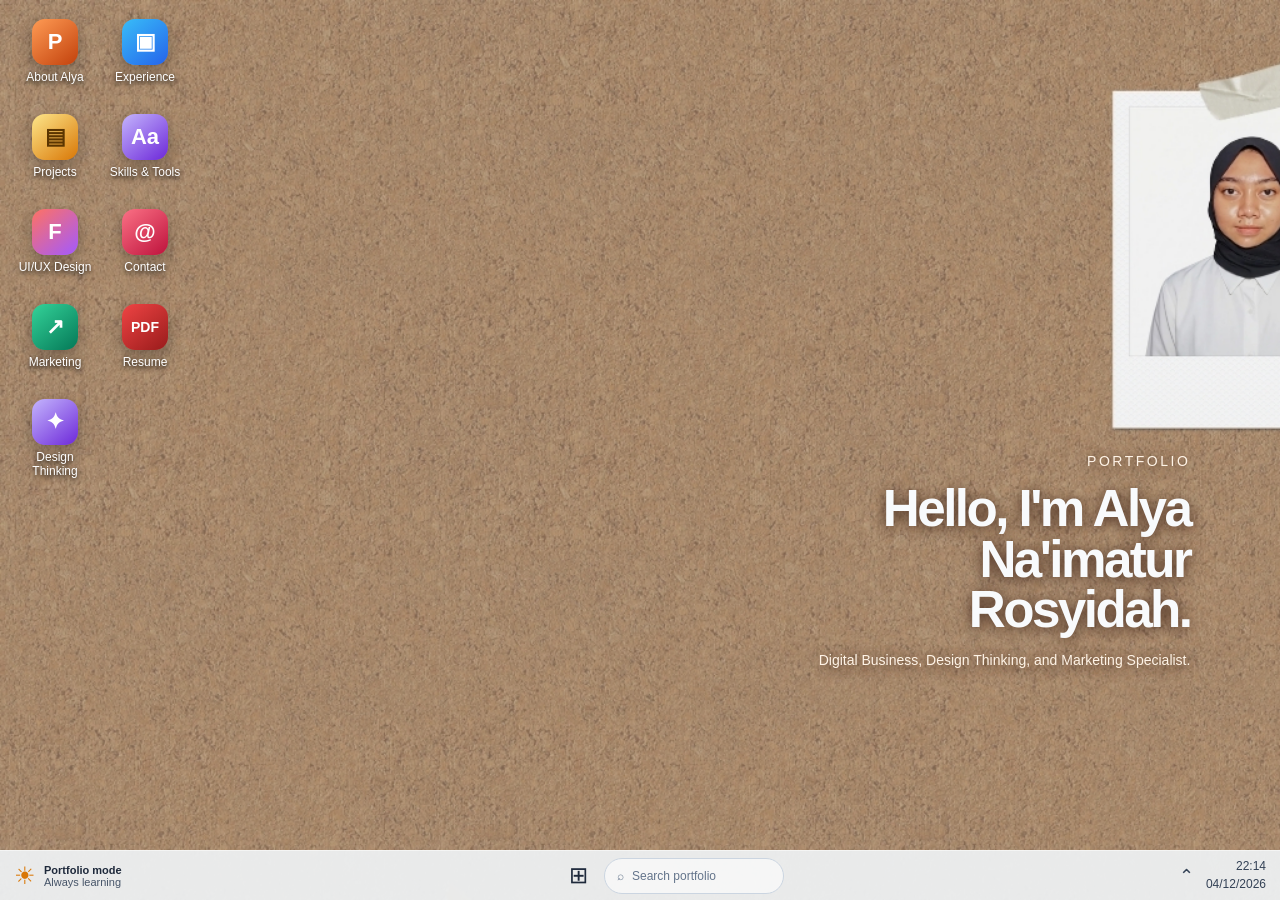
<file: index.html>
<!doctype html>
<html lang="en">
<head>
  <meta charset="utf-8">
  <meta name="viewport" content="width=device-width, initial-scale=1">
  <meta name="theme-color" content="#172033">
  <meta name="description" content="Alya Na'imatur Rosyidah - Digital Business, UI/UX, e-commerce operations and digital marketing portfolio.">
  <title>AlyaOS | Alya Na'imatur Rosyidah</title>
  <link rel="stylesheet" href="css/style.css">
  <script src="js/main.js" defer></script>
</head>
<body>
  <main class="desktop" id="desktop" aria-label="AlyaOS desktop portfolio">
    <div class="sun" aria-hidden="true"></div>
    <div class="horizon" aria-hidden="true"></div>
    <div class="welcome">
      <p class="eyebrow">PORTFOLIO</p>
      <h1>Hello, I'm Alya Na'imatur Rosyidah.</h1>
      <p>Digital Business, Design Thinking, and Marketing Specialist.</p>
    </div>

    <nav class="desktop-icons" aria-label="Portfolio applications">
      <button class="desktop-icon" data-open="about">
        <span class="app-icon ppt">P</span>
        <span>About Alya</span>
      </button>
      <button class="desktop-icon" data-open="projects">
        <span class="app-icon folder">▤</span>
        <span>Projects</span>
      </button>
      <button class="desktop-icon" data-open="design">
        <span class="app-icon figma">F</span>
        <span>UI/UX Design</span>
      </button>
      <button class="desktop-icon" data-open="marketing">
        <span class="app-icon market">↗</span>
        <span>Marketing</span>
      </button>
      <button class="desktop-icon" data-open="thinking">
        <span class="app-icon skills">✦</span>
        <span>Design Thinking</span>
      </button>
      <button class="desktop-icon" data-open="experience">
        <span class="app-icon browser">▣</span>
        <span>Experience</span>
      </button>
      <button class="desktop-icon" data-open="skills">
        <span class="app-icon skills">Aa</span>
        <span>Skills & Tools</span>
      </button>
      <button class="desktop-icon" data-open="contact">
        <span class="app-icon mail">@</span>
        <span>Contact</span>
      </button>
      <button class="desktop-icon" data-open="resume">
        <span class="app-icon pdf">PDF</span>
        <span>Resume</span>
      </button>
    </nav>

    <section class="window" id="win-about" data-window="about" role="dialog" aria-label="About Alya" aria-modal="false">
      <header class="titlebar">
        <span class="mini-icon orange">P</span>
        <span class="window-title">About Alya - Profile Presentation</span>
        <div class="window-controls">
          <button data-minimize="about" aria-label="Minimize">-</button>
          <button data-maximize="about" aria-label="Maximize">□</button>
          <button class="close" data-close="about" aria-label="Close">x</button>
        </div>
      </header>
      <div class="window-content">
        <div class="slide-top">
          <span>INTRODUCTION DECK</span><span id="slideCount">01 / 04</span></div>
        <div class="slide" id="slideContent"></div>
        <div class="slide-nav">
          <button class="btn secondary" id="prevSlide">Previous</button>
          <button class="btn" id="nextSlide">Next</button>
        </div>
      </div>
    </section>

    <section class="window" id="win-projects" data-window="projects" role="dialog" aria-label="Projects" aria-modal="false">
      <header class="titlebar">
        <span class="mini-icon">▤</span>
        <span class="window-title">Project Explorer</span>
        <div class="window-controls">
          <button data-minimize="projects" aria-label="Minimize">-</button>
          <button data-maximize="projects" aria-label="Maximize">□</button>
          <button class="close" data-close="projects" aria-label="Close">x</button>
        </div>
      </header>
      <div class="window-content">
        <div class="section-heading"><div>
          <p class="eyebrow dark">SELECTED WORK</p>
          <h2>Projects & case studies</h2>
        </div>
        <span class="subtle">Selected academic, team and individual work</span>
      </div>
        <div class="project-grid">
          <article class="project-card"><div class="project-visual visual-blue">
            <span>01 / WEB</span>
            <strong>Baitul Hijrah</strong>
          </div>
            <div class="project-body">
              <h3>Baitul Hijrah</h3>
              <p>Client website project using Figma and WordPress, including wireframes and UI quality checks.</p>
            <div class="tag-row">
              <span class="tag">UI/UX</span>
              <span class="tag">WordPress</span>
            </div>
            <button class="btn secondary" data-project="baitul">View case notes</button>
          </div>
        </article>
        <article class="project-card">
          <div class="project-visual visual-green">
            <span>02 / PRODUCT</span>
            <strong>Sleep Insight</strong>
          </div>
          <div class="project-body">
            <h3>Central Java & Sleep Insight</h3>
            <p>Team project covering user research, Figma prototypes and assistance with backend/database work.</p>
            <div class="tag-row">
              <span class="tag">Research</span>
              <span class="tag">Web</span>
            </div>
            <button class="btn secondary" data-project="sleep">View case notes</button>
          </div>
        </article>
        <article class="project-card">
          <div class="project-visual visual-pink">
            <span>03 / WEB</span>
            <strong>Teuland</strong>
          </div>
          <div class="project-body">
            <h3>Teuland</h3>
            <p>Individual Bootstrap website project focused on implementation and responsive layouts.</p>
            <div class="tag-row">
              <span class="tag">HTML/CSS</span>
              <span class="tag">Bootstrap</span>
            </div>
            <a class="btn secondary" href="https://alyanr0710.github.io/teuland/index.html" target="_blank" rel="noreferrer">Open live website</a>
          </div>
        </article>
        <article class="project-card">
          <div class="project-visual visual-yellow">
            <span>04 / MARKETING</span>
            <strong>Droozle</strong>
          </div>
          <div class="project-body">
            <h3>Droozle Digital Campaign</h3>
            <p>Team coursework project with a promotional website, marketing copy and blog content.</p>
            <div class="tag-row">
              <span class="tag">Digital Marketing</span>
              <span class="tag">Wix</span>
            </div>
            <button class="btn secondary" data-project="droozle">View case notes</button>
          </div>
        </article>
        <article class="project-card">
          <div class="project-visual visual-purple">
            <span>05 / FINTECH</span>
            <strong>Wise Fund</strong>
          </div>
          <div class="project-body">
            <h3>Wise Fund</h3>
            <p>Crowdfunding concept involving competitor research, market sizing, BMC and interface design.</p>
            <div class="tag-row">
              <span class="tag">Business</span>
              <span class="tag">UI Design</span>
            </div>
            <button class="btn secondary" data-project="wise">View case notes</button>
          </div>
        </article>
        <article class="project-card">
          <div class="project-visual visual-orange">
            <span>06 / DESIGN THINKING</span>
            <strong>Sweet Memories</strong>
          </div>
          <div class="project-body">
            <h3>Sweet Memories</h3>
            <p>Team coursework project covering target market analysis, customer acquisition funnel and product catalogue.</p>
            <div class="tag-row">
              <span class="tag">Research</span>
              <span class="tag">BMC</span>
            </div>
            <button class="btn secondary" data-project="sweet">View case notes</button>
          </div
        </div>
        <p class="notice">Project descriptions are based on the supplied CV. Add original screenshots, prototype links, and your exact contribution before publishing this page as a final portfolio.</p>
      </div>
    </section>

    <section class="window" id="win-design" data-window="design" role="dialog" aria-label="UI UX Design" aria-modal="false">
      <header class="titlebar">
        <span class="mini-icon figma">F</span><span class="window-title">UI/UX Design Studio</span>
        <div class="window-controls">
          <button data-minimize="design" aria-label="Minimize">-</button>
          <button data-maximize="design" aria-label="Maximize">□</button>
          <button class="close" data-close="design" aria-label="Close">x</button>
        </div>
      </header>
      <div class="window-content">
        <p class="eyebrow dark">DESIGN & PROTOTYPING</p>
        <h2>Turning ideas into usable interfaces.</h2>
        <p>This space is for selected UI/UX work, from research and user flows to wireframes, interface design and prototypes.</p>
        <div class="feature-grid">
          <div class="feature-card">
            <span class="feature-number">01</span>
          <h3>Research & structure</h3>
          <p>Document user needs, key flows, content structure and design rationale.</p>
        </div>
        <div class="feature-card">
          <span class="feature-number">02</span>
          <h3>Interface design</h3>
          <p>Show real Figma screens, responsive states, reusable components and visual decisions.</p>
        </div>
        <div class="feature-card">
          <span class="feature-number">03</span>
          <h3>Prototype & feedback</h3>
          <p>Explain interactions and include testing or feedback only if it was actually performed.</p>
        </div>
      </div>
      <div class="notice">Add your Figma portfolio link and screenshots here. Keep academic, team and client work clearly labelled.</div>
      <a class="btn" href="https://www.figma.com/design/3epSn4TbzsrzZq9lLIWT6e/Portfolio-Design-Website?node-id=3-35103" target="_blank" rel="noreferrer">Open Figma design</a>
    </section>

    <section class="window" id="win-marketing" data-window="marketing" role="dialog" aria-label="Digital Marketing" aria-modal="false">
      <header class="titlebar">
        <span class="mini-icon green">↗</span><span class="window-title">Digital Marketing & E-commerce</span>
        <div class="window-controls">
          <button data-minimize="marketing" aria-label="Minimize">-</button><button data-maximize="marketing" aria-label="Maximize">□</button><button class="close" data-close="marketing" aria-label="Close">x</button>
        </div>
      </header>
      <div class="window-content">
        <p class="eyebrow dark">CAMPAIGN & OPERATIONS</p>
        <h2>Making digital execution reliable.</h2>
        <p>Experience includes marketplace operations, product listings, voucher configuration, broadcast messaging, buyer segmentation and pre-launch campaign quality assurance.</p>
        <div class="timeline">
          <div>
            <b>Marketplace Specialist Intern</b>
            <span>PT Growlab Digital Solution | Apr-Aug 2025</span>
            <p>Supported marketplace operations, promotion execution and quality checks for client stores.</p>
          </div>
          <div>
            <b>Droozle Digital Campaign</b>
            <span>Digital marketing coursework | Team project</span>
            <p>Built a promotional website and created copy and blog content for a beverage concept.</p>
          </div>
          <div>
            <b>Online Shop Admin</b>
            <span>Ping Online Shop | Oct-Dec 2021</span>
            <p>Handled customer inquiries, transaction issues, product listings and inventory records.</p>
          </div>
        </div>
        <p class="notice">Add anonymized examples of campaign assets or workflow screenshots only when you are allowed to share them. Do not publish confidential client data.</p>
      </div>
    </section>

    <section class="window" id="win-thinking" data-window="thinking" role="dialog" aria-label="Design Thinking" aria-modal="false">
      <header class="titlebar">
        <span class="mini-icon purple">✦</span><span class="window-title">Design Thinking & Business Innovation</span>
        <div class="window-controls">
          <button data-minimize="thinking" aria-label="Minimize">-</button><button data-maximize="thinking" aria-label="Maximize">□</button><button class="close" data-close="thinking" aria-label="Close">x</button>
        </div>
      </header>
      <div class="window-content">
        <p class="eyebrow dark">PROBLEM TO CONCEPT</p>
        <h2>Show the thinking behind the outcome.</h2>
        <p>Selected coursework includes Wise Fund and Sweet Memories. Use this area to show how a problem was understood, how alternatives were explored, and why a particular concept was selected.</p>
        <div class="process-grid">
          <div>
            <span>01</span>
            <b>Understand</b>
            <p>Context, target users and evidence.</p>
          </div>
          <div>
            <span>02</span>
            <b>Define</b>
            <p>Problem statement and priorities.</p>
          </div>
          <div>
            <span>03</span>
            <b>Explore</b>
            <p>Ideas, competitors and alternatives.</p>
          </div>
          <div>
            <span>04</span>
            <b>Prototype</b>
            <p>Concept, interface or catalogue.</p>
          </div>
        </div>
        <p class="notice">Do not claim user validation unless users actually tested the concept. If this was a class project, label it as coursework.</p>
      </div>
    </section>

    <section class="window" id="win-experience" data-window="experience" role="dialog" aria-label="Experience" aria-modal="false">
      <header class="titlebar">
        <span class="mini-icon blue">▣</span>
        <span class="window-title">Experience & Education</span>
        <div class="window-controls">
          <button data-minimize="experience" aria-label="Minimize">-</button><button data-maximize="experience" aria-label="Maximize">□</button>
          <button class="close" data-close="experience" aria-label="Close">x</button>
        </div>
      </header>
      <div class="window-content">
        <h2>Experience</h2>
        <div class="timeline">
          <div>
            <b>Marketplace Specialist Intern</b>
            <span>PT Growlab Digital Solution | Apr-Aug 2025 | Remote</span>
            <p>Marketplace operations, promotions, buyer segmentation, campaign QA and cross-team coordination.</p>
          </div>
          <div>
            <b>Administrative Intern</b>
            <span>Perumda Air Minum Surya Sembada Surabaya | Feb-May 2025</span>
            <p>Managed internal documents and supported division operations, performance meetings and field surveys.</p>
          </div>
          <div>
            <b>Article Writer Intern</b>
            <span>VolkPop Media | Nov-Dec 2022 | Remote</span>
            <p>Wrote, edited and published weekly trend-based articles.</p>
          </div>
          <div>
            <b>Online Shop Admin</b>
            <span>Ping Online Shop | Oct-Dec 2021</span>
            <p>Customer service, transaction support, product listings and inventory records.</p>
          </div>
        </div>
        <h2>Education</h2>
        <div class="profile-card">
          <h3>Universitas Negeri Surabaya</h3>
          <p>Bachelor of Digital Business | 2022-2026 | GPA 3.77/4.00</p>
        </div>
      </div>
    </section>

    <section class="window" id="win-skills" data-window="skills" role="dialog" aria-label="Skills and tools" aria-modal="false">
      <header class="titlebar">
        <span class="mini-icon purple">Aa</span>
        <span class="window-title">Skills & Tools</span>
        <div class="window-controls">
          <button data-minimize="skills" aria-label="Minimize">-</button>
          <button data-maximize="skills" aria-label="Maximize">□</button>
          <button class="close" data-close="skills" aria-label="Close">x</button>
        </div>
      </header>
      <div class="window-content">
        <h2>Skills I bring to a project</h2>
        <div class="skill-groups">
          <div>
            <h3>UI/UX & Visual Design</h3>
            <p>User research, wireframing, interactive prototyping, user journey mapping, usability testing and QA.</p>
          </div>
          <div>
            <h3>Digital Operations & E-commerce</h3>
            <p>Marketplace operations, product listing management, voucher configuration, buyer segmentation and campaign monitoring.</p>
          </div>
          <div>
            <h3>Digital Marketing & Research</h3>
            <p>Copywriting, promotional messaging, market research, customer analysis and data processing.</p>
          </div>
          <div>
            <h3>Tools & Technologies</h3>
            <p>Figma, Canva, CapCut, Wix, WordPress, Microsoft Office, Google Workspace, basic HTML/CSS/JavaScript, VS Code and MySQL.</p>
          </div>
        </div>
        <p class="notice">Skills are listed from the supplied CV. Keep proficiency claims aligned with work you can demonstrate.</p>
    </section>

    <section class="window" id="win-contact" data-window="contact" role="dialog" aria-label="Contact" aria-modal="false">
      <header class="titlebar">
        <span class="mini-icon red">@</span>
        <span class="window-title">Contact Alya</span>
        <div class="window-controls">
          <button data-minimize="contact" aria-label="Minimize">-</button>
          <button data-maximize="contact" aria-label="Maximize">□</button>
          <button class="close" data-close="contact" aria-label="Close">x</button>
        </div>
      </header>
      <div class="window-content">
        <p class="eyebrow dark">LET'S CONNECT</p>
        <h2>Have a role or project in mind?</h2>
        <p>I am interested in opportunities where digital business, user experience, e-commerce and marketing meet.</p>
        <div class="contact-card">
          <span class="contact-symbol">✉</span>
          <div>
            <b>Email</b>
            <p>alyanr0710@gmail.com</p>
            <a class="btn" href="mailto:alyanr0710@gmail.com">Send an email</a>
          </div>
        </div>
        <div class="contact-card">
          <span class="contact-symbol">in</span>
          <div>
            <b>LinkedIn</b>
            <p>Connect with me professionally on LinkedIn</p>
            <a class="btn" href="https://www.linkedin.com/in/alyanr0710/" target="_blank" rel="noopener noreferrer">Visit LinkedIn Profile</a>
          </div>
        </div>
      </div>
    </section>

    <section class="window" id="win-resume" data-window="resume" role="dialog" aria-label="Resume" aria-modal="false">
      <header class="titlebar">
        <span class="mini-icon red">PDF</span>
        <span class="window-title">Resume - Quick Profile</span>
        <div class="window-controls">
          <button data-minimize="resume" aria-label="Minimize">-</button>
          <button data-maximize="resume" aria-label="Maximize">□</button>
          <button class="close" data-close="resume" aria-label="Close">x</button>
        </div>
      </header>
      <div class="window-content">
        <h2>Alya Na'imatur Rosyidah</h2>
        <p><b>Digital Business | UI/UX | E-commerce Operations</b></p>
        <p>Digital Business graduate from Universitas Negeri Surabaya with a 3.77/4.00 GPA and experience in marketplace operations, promotional execution, UI/UX project work, content writing and administration.</p>
        <h3>Core experience</h3>
        <p>Marketplace Specialist Intern - PT Growlab Digital Solution<br>Administrative Intern - Perumda Air Minum Surya Sembada Surabaya<br>Article Writer Intern - VolkPop Media<br>Online Shop Admin - Ping Online Shop</p>
        <h3>Education & training</h3>
        <p>Universitas Negeri Surabaya - Digital Business (2022-2026)<br>SIB Kampus Merdeka x Celerates - Web Development UI/UX (2024)</p>
        <p class="notice">To enable a CV download, place your PDF at <code>assets/Alya-Resume.pdf</code> and add a link to it here.</p>
      </div>
    </section>

    <section class="window" id="win-case" data-window="case" role="dialog" aria-label="Project case notes" aria-modal="false">
      <header class="titlebar">
        <span class="mini-icon">▤</span>
        <span class="window-title" id="caseTitle">Project Case Notes</span>
        <div class="window-controls">
          <button data-minimize="case" aria-label="Minimize">-</button>
          <button data-maximize="case" aria-label="Maximize">□</button>
          <button class="close" data-close="case" aria-label="Close">x</button>
        </div>
      </header>
      <div class="window-content" id="caseContent"></div>
    </section>

    <div class="start-menu" id="startMenu" aria-label="Start menu"><div class="start-header"><div><p class="eyebrow dark">ALYAOS</p><h3>Explore portfolio</h3></div><span class="start-avatar">AR</span></div><div class="start-grid"><button class="start-item" data-open="about"><span class="app-icon ppt">P</span>About Alya</button><button class="start-item" data-open="projects"><span class="app-icon folder">▤</span>Projects</button><button class="start-item" data-open="design"><span class="app-icon figma">F</span>UI/UX</button><button class="start-item" data-open="marketing"><span class="app-icon market">↗</span>Marketing</button><button class="start-item" data-open="thinking"><span class="app-icon skills">✦</span>Design Thinking</button><button class="start-item" data-open="contact"><span class="app-icon mail">@</span>Contact</button></div></div>

    <footer class="taskbar">
      <div class="weather">
        <span class="weather-icon">☀</span>
        <span>
          <b>Portfolio mode</b>
          <span>Always learning</span>
        </span></div><div class="task-center">
          <button class="task-btn start-button" id="startBtn" aria-label="Open start menu">⊞</button>
          <button class="task-search" id="searchBtn" aria-label="Search portfolio">
            <span>⌕</span>Search portfolio</button>
            <div id="taskApps" class="task-apps" aria-label="Open applications">
            </div>
          </div>
            <div class="tray">
              <span class="tray-icon">⌃</span>
              <div class="clock">
                <div id="clockTime">00:00</div>
                <div id="clockDate">00/00/0000</div>
              </div>
            </div>
          </footer>
    <div class="toast" id="toast" role="status" aria-live="polite"></div>
  </main>
</body>
</html>
</file>
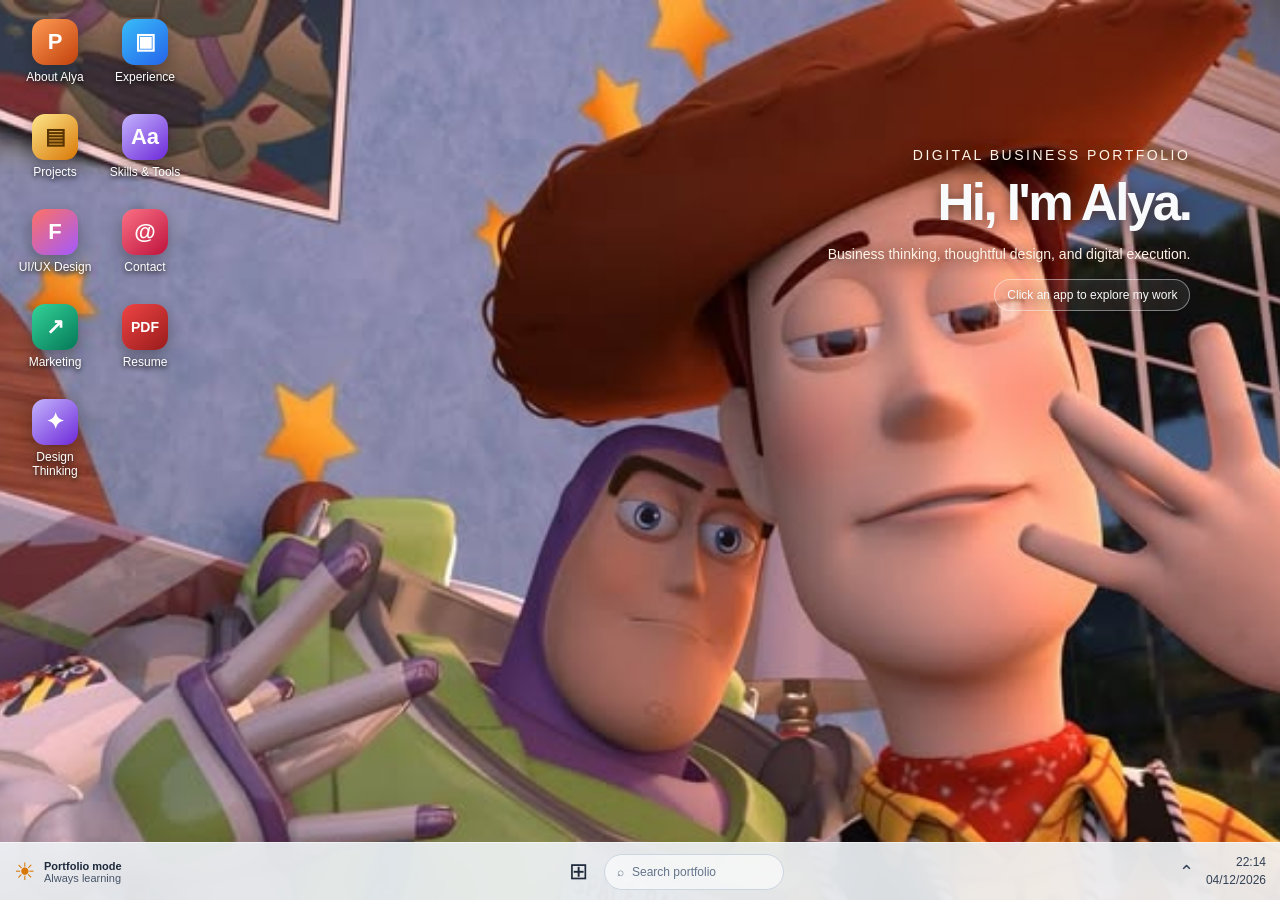
<file: alya-portfolio-fixed/index.html>
<!doctype html>
<html lang="en">
<head>
  <meta charset="utf-8">
  <meta name="viewport" content="width=device-width, initial-scale=1">
  <meta name="theme-color" content="#172033">
  <meta name="description" content="Alya Na'imatur Rosyidah - Digital Business, UI/UX, e-commerce operations and digital marketing portfolio.">
  <title>AlyaOS | Alya Na'imatur Rosyidah</title>
  <link rel="stylesheet" href="css/style.css">
  <script src="js/main.js" defer></script>
</head>
<body>
  <main class="desktop" id="desktop" aria-label="AlyaOS desktop portfolio">
    <div class="sun" aria-hidden="true"></div>
    <div class="horizon" aria-hidden="true"></div>
    <div class="welcome">
      <p class="eyebrow">DIGITAL BUSINESS PORTFOLIO</p>
      <h1>Hi, I'm Alya.</h1>
      <p>Business thinking, thoughtful design, and digital execution.</p>
      <span class="hint">Click an app to explore my work</span>
    </div>

    <nav class="desktop-icons" aria-label="Portfolio applications">
      <button class="desktop-icon" data-open="about"><span class="app-icon ppt">P</span><span>About Alya</span></button>
      <button class="desktop-icon" data-open="projects"><span class="app-icon folder">▤</span><span>Projects</span></button>
      <button class="desktop-icon" data-open="design"><span class="app-icon figma">F</span><span>UI/UX Design</span></button>
      <button class="desktop-icon" data-open="marketing"><span class="app-icon market">↗</span><span>Marketing</span></button>
      <button class="desktop-icon" data-open="thinking"><span class="app-icon skills">✦</span><span>Design Thinking</span></button>
      <button class="desktop-icon" data-open="experience"><span class="app-icon browser">▣</span><span>Experience</span></button>
      <button class="desktop-icon" data-open="skills"><span class="app-icon skills">Aa</span><span>Skills & Tools</span></button>
      <button class="desktop-icon" data-open="contact"><span class="app-icon mail">@</span><span>Contact</span></button>
      <button class="desktop-icon" data-open="resume"><span class="app-icon pdf">PDF</span><span>Resume</span></button>
    </nav>

    <section class="window" id="win-about" data-window="about" role="dialog" aria-label="About Alya" aria-modal="false">
      <header class="titlebar"><span class="mini-icon orange">P</span><span class="window-title">About Alya - Profile Presentation</span><div class="window-controls"><button data-minimize="about" aria-label="Minimize">-</button><button data-maximize="about" aria-label="Maximize">□</button><button class="close" data-close="about" aria-label="Close">x</button></div></header>
      <div class="window-content">
        <div class="slide-top"><span>INTRODUCTION DECK</span><span id="slideCount">01 / 04</span></div>
        <div class="slide" id="slideContent"></div>
        <div class="slide-nav"><button class="btn secondary" id="prevSlide">Previous</button><button class="btn" id="nextSlide">Next</button></div>
      </div>
    </section>

    <section class="window" id="win-projects" data-window="projects" role="dialog" aria-label="Projects" aria-modal="false">
      <header class="titlebar"><span class="mini-icon">▤</span><span class="window-title">Project Explorer</span><div class="window-controls"><button data-minimize="projects" aria-label="Minimize">-</button><button data-maximize="projects" aria-label="Maximize">□</button><button class="close" data-close="projects" aria-label="Close">x</button></div></header>
      <div class="window-content"><div class="section-heading"><div><p class="eyebrow dark">SELECTED WORK</p><h2>Projects & case studies</h2></div><span class="subtle">Selected academic, team and individual work</span></div>
        <div class="project-grid">
          <article class="project-card"><div class="project-visual visual-blue"><span>01 / WEB</span><strong>Baitul Hijrah</strong></div><div class="project-body"><h3>Baitul Hijrah</h3><p>Client website project using Figma and WordPress, including wireframes and UI quality checks.</p><div class="tag-row"><span class="tag">UI/UX</span><span class="tag">WordPress</span></div><button class="btn secondary" data-project="baitul">View case notes</button></div></article>
          <article class="project-card"><div class="project-visual visual-green"><span>02 / PRODUCT</span><strong>Sleep Insight</strong></div><div class="project-body"><h3>Central Java & Sleep Insight</h3><p>Team project covering user research, Figma prototypes and assistance with backend/database work.</p><div class="tag-row"><span class="tag">Research</span><span class="tag">Web</span></div><button class="btn secondary" data-project="sleep">View case notes</button></div></article>
          <article class="project-card"><div class="project-visual visual-pink"><span>03 / WEB</span><strong>Teuland</strong></div><div class="project-body"><h3>Teuland</h3><p>Individual Bootstrap website project focused on implementation and responsive layouts.</p><div class="tag-row"><span class="tag">HTML/CSS</span><span class="tag">Bootstrap</span></div><a class="btn secondary" href="https://alyanr0710.github.io/teuland/index.html" target="_blank" rel="noreferrer">Open live website</a></div></article>
          <article class="project-card"><div class="project-visual visual-yellow"><span>04 / MARKETING</span><strong>Droozle</strong></div><div class="project-body"><h3>Droozle Digital Campaign</h3><p>Team coursework project with a promotional website, marketing copy and blog content.</p><div class="tag-row"><span class="tag">Digital Marketing</span><span class="tag">Wix</span></div><button class="btn secondary" data-project="droozle">View case notes</button></div></article>
          <article class="project-card"><div class="project-visual visual-purple"><span>05 / FINTECH</span><strong>Wise Fund</strong></div><div class="project-body"><h3>Wise Fund</h3><p>Crowdfunding concept involving competitor research, market sizing, BMC and interface design.</p><div class="tag-row"><span class="tag">Business</span><span class="tag">UI Design</span></div><button class="btn secondary" data-project="wise">View case notes</button></div></article>
          <article class="project-card"><div class="project-visual visual-orange"><span>06 / DESIGN THINKING</span><strong>Sweet Memories</strong></div><div class="project-body"><h3>Sweet Memories</h3><p>Team coursework project covering target market analysis, customer acquisition funnel and product catalogue.</p><div class="tag-row"><span class="tag">Research</span><span class="tag">BMC</span></div><button class="btn secondary" data-project="sweet">View case notes</button></div></article>
        </div>
        <p class="notice">Project descriptions are based on the supplied CV. Add original screenshots, prototype links, and your exact contribution before publishing this page as a final portfolio.</p>
      </div>
    </section>

    <section class="window" id="win-design" data-window="design" role="dialog" aria-label="UI UX Design" aria-modal="false">
      <header class="titlebar"><span class="mini-icon figma">F</span><span class="window-title">UI/UX Design Studio</span><div class="window-controls"><button data-minimize="design" aria-label="Minimize">-</button><button data-maximize="design" aria-label="Maximize">□</button><button class="close" data-close="design" aria-label="Close">x</button></div></header>
      <div class="window-content"><p class="eyebrow dark">DESIGN & PROTOTYPING</p><h2>Turning ideas into usable interfaces.</h2><p>This space is for selected UI/UX work, from research and user flows to wireframes, interface design and prototypes.</p><div class="feature-grid"><div class="feature-card"><span class="feature-number">01</span><h3>Research & structure</h3><p>Document user needs, key flows, content structure and design rationale.</p></div><div class="feature-card"><span class="feature-number">02</span><h3>Interface design</h3><p>Show real Figma screens, responsive states, reusable components and visual decisions.</p></div><div class="feature-card"><span class="feature-number">03</span><h3>Prototype & feedback</h3><p>Explain interactions and include testing or feedback only if it was actually performed.</p></div></div><div class="notice">Add your Figma portfolio link and screenshots here. Keep academic, team and client work clearly labelled.</div><a class="btn" href="https://www.figma.com/design/3epSn4TbzsrzZq9lLIWT6e/Portfolio-Design-Website?node-id=3-35103" target="_blank" rel="noreferrer">Open Figma design</a></div>
    </section>

    <section class="window" id="win-marketing" data-window="marketing" role="dialog" aria-label="Digital Marketing" aria-modal="false">
      <header class="titlebar"><span class="mini-icon green">↗</span><span class="window-title">Digital Marketing & E-commerce</span><div class="window-controls"><button data-minimize="marketing" aria-label="Minimize">-</button><button data-maximize="marketing" aria-label="Maximize">□</button><button class="close" data-close="marketing" aria-label="Close">x</button></div></header>
      <div class="window-content"><p class="eyebrow dark">CAMPAIGN & OPERATIONS</p><h2>Making digital execution reliable.</h2><p>Experience includes marketplace operations, product listings, voucher configuration, broadcast messaging, buyer segmentation and pre-launch campaign quality assurance.</p><div class="timeline"><div><b>Marketplace Specialist Intern</b><span>PT Growlab Digital Solution | Apr-Aug 2025</span><p>Supported marketplace operations, promotion execution and quality checks for client stores.</p></div><div><b>Droozle Digital Campaign</b><span>Digital marketing coursework | Team project</span><p>Built a promotional website and created copy and blog content for a beverage concept.</p></div><div><b>Online Shop Admin</b><span>Ping Online Shop | Oct-Dec 2021</span><p>Handled customer inquiries, transaction issues, product listings and inventory records.</p></div></div><p class="notice">Add anonymized examples of campaign assets or workflow screenshots only when you are allowed to share them. Do not publish confidential client data.</p></div>
    </section>

    <section class="window" id="win-thinking" data-window="thinking" role="dialog" aria-label="Design Thinking" aria-modal="false">
      <header class="titlebar"><span class="mini-icon purple">✦</span><span class="window-title">Design Thinking & Business Innovation</span><div class="window-controls"><button data-minimize="thinking" aria-label="Minimize">-</button><button data-maximize="thinking" aria-label="Maximize">□</button><button class="close" data-close="thinking" aria-label="Close">x</button></div></header>
      <div class="window-content"><p class="eyebrow dark">PROBLEM TO CONCEPT</p><h2>Show the thinking behind the outcome.</h2><p>Selected coursework includes Wise Fund and Sweet Memories. Use this area to show how a problem was understood, how alternatives were explored, and why a particular concept was selected.</p><div class="process-grid"><div><span>01</span><b>Understand</b><p>Context, target users and evidence.</p></div><div><span>02</span><b>Define</b><p>Problem statement and priorities.</p></div><div><span>03</span><b>Explore</b><p>Ideas, competitors and alternatives.</p></div><div><span>04</span><b>Prototype</b><p>Concept, interface or catalogue.</p></div></div><p class="notice">Do not claim user validation unless users actually tested the concept. If this was a class project, label it as coursework.</p></div>
    </section>

    <section class="window" id="win-experience" data-window="experience" role="dialog" aria-label="Experience" aria-modal="false">
      <header class="titlebar"><span class="mini-icon blue">▣</span><span class="window-title">Experience & Education</span><div class="window-controls"><button data-minimize="experience" aria-label="Minimize">-</button><button data-maximize="experience" aria-label="Maximize">□</button><button class="close" data-close="experience" aria-label="Close">x</button></div></header>
      <div class="window-content"><h2>Experience</h2><div class="timeline"><div><b>Marketplace Specialist Intern</b><span>PT Growlab Digital Solution | Apr-Aug 2025 | Remote</span><p>Marketplace operations, promotions, buyer segmentation, campaign QA and cross-team coordination.</p></div><div><b>Administrative Intern</b><span>Perumda Air Minum Surya Sembada Surabaya | Feb-May 2025</span><p>Managed internal documents and supported division operations, performance meetings and field surveys.</p></div><div><b>Article Writer Intern</b><span>VolkPop Media | Nov-Dec 2022 | Remote</span><p>Wrote, edited and published weekly trend-based articles.</p></div><div><b>Online Shop Admin</b><span>Ping Online Shop | Oct-Dec 2021</span><p>Customer service, transaction support, product listings and inventory records.</p></div></div><h2>Education</h2><div class="profile-card"><h3>Universitas Negeri Surabaya</h3><p>Bachelor of Digital Business | 2022-2026 | GPA 3.77/4.00</p><h3>SIB Kampus Merdeka x Celerates</h3><p>Web Development UI/UX | Sep-Dec 2024</p></div></div>
    </section>

    <section class="window" id="win-skills" data-window="skills" role="dialog" aria-label="Skills and tools" aria-modal="false">
      <header class="titlebar"><span class="mini-icon purple">Aa</span><span class="window-title">Skills & Tools</span><div class="window-controls"><button data-minimize="skills" aria-label="Minimize">-</button><button data-maximize="skills" aria-label="Maximize">□</button><button class="close" data-close="skills" aria-label="Close">x</button></div></header>
      <div class="window-content"><h2>Skills I bring to a project</h2><div class="skill-groups"><div><h3>UI/UX & Visual Design</h3><p>User research, wireframing, interactive prototyping, user journey mapping, usability testing and QA.</p></div><div><h3>Digital Operations & E-commerce</h3><p>Marketplace operations, product listing management, voucher configuration, buyer segmentation and campaign monitoring.</p></div><div><h3>Digital Marketing & Research</h3><p>Copywriting, promotional messaging, market research, customer analysis and data processing.</p></div><div><h3>Tools & Technologies</h3><p>Figma, Canva, CapCut, Wix, WordPress, Microsoft Office, Google Workspace, basic HTML/CSS/JavaScript, VS Code and MySQL.</p></div></div><p class="notice">Skills are listed from the supplied CV. Keep proficiency claims aligned with work you can demonstrate.</p></div>
    </section>

    <section class="window" id="win-contact" data-window="contact" role="dialog" aria-label="Contact" aria-modal="false">
      <header class="titlebar"><span class="mini-icon red">@</span><span class="window-title">Contact Alya</span><div class="window-controls"><button data-minimize="contact" aria-label="Minimize">-</button><button data-maximize="contact" aria-label="Maximize">□</button><button class="close" data-close="contact" aria-label="Close">x</button></div></header>
      <div class="window-content"><p class="eyebrow dark">LET'S CONNECT</p><h2>Have a role or project in mind?</h2><p>I am interested in opportunities where digital business, user experience, e-commerce and marketing meet.</p><div class="contact-card"><span class="contact-symbol">✉</span><div><b>Email</b><p>alyanr0710@gmail.com</p><a class="btn" href="mailto:alyanr0710@gmail.com">Send an email</a></div></div><div class="contact-card"><span class="contact-symbol">in</span><div><b>LinkedIn</b><p>Update this button with the exact public profile URL before publishing.</p></div></div></div>
    </section>

    <section class="window" id="win-resume" data-window="resume" role="dialog" aria-label="Resume" aria-modal="false">
      <header class="titlebar"><span class="mini-icon red">PDF</span><span class="window-title">Resume - Quick Profile</span><div class="window-controls"><button data-minimize="resume" aria-label="Minimize">-</button><button data-maximize="resume" aria-label="Maximize">□</button><button class="close" data-close="resume" aria-label="Close">x</button></div></header>
      <div class="window-content"><h2>Alya Na'imatur Rosyidah</h2><p><b>Digital Business | UI/UX | E-commerce Operations</b></p><p>Digital Business graduate from Universitas Negeri Surabaya with a 3.77/4.00 GPA and experience in marketplace operations, promotional execution, UI/UX project work, content writing and administration.</p><h3>Core experience</h3><p>Marketplace Specialist Intern - PT Growlab Digital Solution<br>Administrative Intern - Perumda Air Minum Surya Sembada Surabaya<br>Article Writer Intern - VolkPop Media<br>Online Shop Admin - Ping Online Shop</p><h3>Education & training</h3><p>Universitas Negeri Surabaya - Digital Business (2022-2026)<br>SIB Kampus Merdeka x Celerates - Web Development UI/UX (2024)</p><p class="notice">To enable a CV download, place your PDF at <code>assets/Alya-Resume.pdf</code> and add a link to it here.</p></div>
    </section>

    <section class="window" id="win-case" data-window="case" role="dialog" aria-label="Project case notes" aria-modal="false">
      <header class="titlebar"><span class="mini-icon">▤</span><span class="window-title" id="caseTitle">Project Case Notes</span><div class="window-controls"><button data-minimize="case" aria-label="Minimize">-</button><button data-maximize="case" aria-label="Maximize">□</button><button class="close" data-close="case" aria-label="Close">x</button></div></header>
      <div class="window-content" id="caseContent"></div>
    </section>

    <div class="start-menu" id="startMenu" aria-label="Start menu"><div class="start-header"><div><p class="eyebrow dark">ALYAOS</p><h3>Explore portfolio</h3></div><span class="start-avatar">AR</span></div><div class="start-grid"><button class="start-item" data-open="about"><span class="app-icon ppt">P</span>About Alya</button><button class="start-item" data-open="projects"><span class="app-icon folder">▤</span>Projects</button><button class="start-item" data-open="design"><span class="app-icon figma">F</span>UI/UX</button><button class="start-item" data-open="marketing"><span class="app-icon market">↗</span>Marketing</button><button class="start-item" data-open="thinking"><span class="app-icon skills">✦</span>Design Thinking</button><button class="start-item" data-open="contact"><span class="app-icon mail">@</span>Contact</button></div></div>

    <footer class="taskbar"><div class="weather"><span class="weather-icon">☀</span><span><b>Portfolio mode</b><span>Always learning</span></span></div><div class="task-center"><button class="task-btn start-button" id="startBtn" aria-label="Open start menu">⊞</button><button class="task-search" id="searchBtn" aria-label="Search portfolio"><span>⌕</span>Search portfolio</button><div id="taskApps" class="task-apps" aria-label="Open applications"></div></div><div class="tray"><span class="tray-icon">⌃</span><div class="clock"><div id="clockTime">00:00</div><div id="clockDate">00/00/0000</div></div></div></footer>
    <div class="toast" id="toast" role="status" aria-live="polite"></div>
  </main>
</body>
</html>
</file>
<file: css/style.css>
:root{--text:#f8fafc;--muted:#cbd5e1;--ink:#172033;--accent:#a7f3d0;--shadow:0 24px 70px rgba(0,0,0,.34)}
*{box-sizing:border-box}html,body{margin:0;width:100%;height:100%;font-family:Inter,"Segoe UI",Arial,sans-serif}body{overflow:hidden}button,a{font:inherit}button{cursor:pointer}.desktop{height:100dvh;position:relative;overflow:hidden;color:var(--text);background:linear-gradient(180deg,#101a32 0%,#342d46 25%,#ee8952 47%,#ffce67 54%,#b65d46 67%,#26364b 100%)}
.desktop:before{content:"";position:absolute;inset:0;background:radial-gradient(ellipse at 65% 48%,rgba(255,229,139,.95) 0,rgba(255,185,91,.48) 7%,transparent 25%),linear-gradient(180deg,transparent 45%,rgba(255,204,107,.24) 49%,transparent 53%),repeating-linear-gradient(178deg,transparent 0 14px,rgba(255,255,255,.035) 15px 17px,transparent 18px 26px);filter:saturate(1.1);pointer-events:none}.desktop:after{content:"";position:absolute;left:0;right:0;bottom:0;height:30%;background:linear-gradient(180deg,rgba(14,26,43,0),rgba(14,26,43,.8));pointer-events:none}.sun{position:absolute;width:160px;height:160px;border-radius:50%;background:radial-gradient(circle,#fff5b8 0,#ffe27d 20%,rgba(255,198,90,.45) 48%,transparent 72%);top:35%;left:63%;transform:translate(-50%,-50%);filter:blur(2px)}.horizon{position:absolute;left:0;right:0;top:48%;height:3px;background:rgba(255,223,150,.7);box-shadow:0 0 35px 12px rgba(255,181,95,.4)}
.welcome{position:absolute;z-index:2;right:7%;top:50%;max-width:390px;text-align:right;text-shadow:0 2px 14px #44291d;pointer-events:none}.eyebrow{font-size:11px;letter-spacing:.18em;text-transform:uppercase;color:#fff0cc;margin:0 0 8px}.eyebrow.dark{color:#64748b}.welcome h1{font-size:clamp(34px,4vw,60px);line-height:.98;margin:12px 0;font-weight:750;letter-spacing:-.05em}.welcome p{font-size:14px;color:#fff4e7;line-height:1.6}.hint{display:inline-flex;border:1px solid #ffffff70;border-radius:99px;padding:8px 12px;font-size:12px;background:#ffffff16}
.desktop-icons{position:absolute;z-index:3;top:12px;left:12px;bottom:74px;display:grid;grid-auto-flow:column;grid-template-rows:repeat(5,88px);grid-auto-columns:86px;gap:7px 4px;align-content:start}.desktop-icon{border:1px solid transparent;background:transparent;color:white;border-radius:9px;display:flex;flex-direction:column;align-items:center;justify-content:flex-start;gap:5px;padding:6px 3px;text-shadow:0 2px 5px #000;min-width:0}.desktop-icon:hover,.desktop-icon:focus-visible{background:rgba(255,255,255,.16);border-color:rgba(255,255,255,.25);outline:none}.app-icon{height:46px;width:46px;border-radius:13px;display:grid;place-items:center;font-size:22px;font-weight:700;color:white;background:linear-gradient(140deg,#4f46e5,#0ea5e9);box-shadow:0 6px 16px #1115;text-shadow:none;flex-shrink:0}.app-icon.ppt,.mini-icon.orange{background:linear-gradient(140deg,#ff9b54,#c2410c)}.app-icon.figma,.mini-icon.figma{background:linear-gradient(140deg,#ff7262,#a259ff)}.app-icon.folder{background:linear-gradient(140deg,#fde68a,#d97706);color:#5b3500}.app-icon.browser,.mini-icon.blue{background:linear-gradient(140deg,#38bdf8,#2563eb)}.app-icon.market,.mini-icon.green{background:linear-gradient(140deg,#34d399,#047857)}.app-icon.mail,.mini-icon.red{background:linear-gradient(140deg,#fb7185,#be123c)}.app-icon.skills,.mini-icon.purple{background:linear-gradient(140deg,#c4b5fd,#6d28d9)}.app-icon.pdf{background:linear-gradient(140deg,#ef4444,#991b1b);font-size:14px}.desktop-icon span:last-child{font-size:12px;line-height:1.2;text-align:center;max-width:82px;overflow-wrap:anywhere}
.taskbar{position:absolute;z-index:30;left:0;right:0;bottom:0;height:50px;background:rgba(241,245,249,.9);backdrop-filter:blur(24px);display:flex;align-items:center;gap:8px;padding:0 14px;color:#172033;border-top:1px solid #ffffff80}.weather{display:flex;align-items:center;gap:8px;min-width:155px;font-size:11px;color:#475569}.weather b{display:block;color:#1e293b;font-weight:650}.weather span span{display:block}.weather-icon{font-size:24px;color:#d97706}.task-center{display:flex;align-items:center;gap:5px;margin:auto;min-width:0}.task-btn{width:40px;height:40px;border:0;border-radius:9px;background:transparent;display:grid;place-items:center;font-size:23px;color:#1e293b;flex-shrink:0}.task-btn:hover,.task-btn.active{background:#cbd5e1a8}.task-search{height:36px;border:1px solid #cbd5e1;border-radius:99px;background:#fff9;display:flex;align-items:center;gap:8px;padding:0 12px;width:180px;color:#64748b;font-size:12px;white-space:nowrap}.task-apps{display:flex;align-items:center;gap:3px;max-width:30vw;overflow:auto}.task-app{height:38px;min-width:38px;border:0;border-radius:8px;background:transparent;color:#334155;font-weight:700}.task-app:hover,.task-app.active{background:#cbd5e1}.tray{display:flex;align-items:center;gap:12px;font-size:12px;color:#334155;white-space:nowrap}.clock{text-align:right;line-height:1.45}.tray-icon{font-size:18px}
.start-menu{position:absolute;z-index:29;bottom:66px;left:50%;transform:translateX(-50%);width:min(460px,94vw);background:rgba(245,247,251,.96);backdrop-filter:blur(24px);color:#1e293b;border:1px solid #ffffffb0;border-radius:16px;padding:20px;box-shadow:var(--shadow);display:none}.start-menu.open{display:block}.start-header{display:flex;align-items:center;justify-content:space-between}.start-menu h3{margin:0 0 12px}.start-avatar{width:42px;height:42px;border-radius:50%;background:#0f766e;color:white;display:grid;place-items:center;font-weight:800}.start-grid{display:grid;grid-template-columns:repeat(3,1fr);gap:8px}.start-item{border:0;background:transparent;border-radius:10px;padding:12px 4px;display:flex;align-items:center;flex-direction:column;gap:6px;color:#1e293b;font-size:12px}.start-item:hover{background:#dbeafe}.start-item .app-icon{width:38px;height:38px;font-size:19px}
.window{position:absolute;z-index:10;left:50%;top:50%;transform:translate(-50%,-50%);width:min(860px,calc(100vw - 30px));height:min(650px,calc(100dvh - 95px));background:rgba(248,250,252,.98);color:#1e293b;border:1px solid #ffffffd9;border-radius:13px;overflow:hidden;box-shadow:var(--shadow);display:none;min-width:min(310px,calc(100vw - 20px));min-height:270px}.window.open{display:flex;flex-direction:column;animation:pop .16s ease-out}.window.maximized{width:calc(100vw - 24px);height:calc(100dvh - 76px);top:8px;transform:translateX(-50%)}@keyframes pop{from{opacity:0;transform:translate(-50%,-48%) scale(.985)}to{opacity:1;transform:translate(-50%,-50%) scale(1)}}.titlebar{height:42px;flex:0 0 42px;display:flex;align-items:center;gap:10px;padding:0 12px;background:#eef2f7;border-bottom:1px solid #dbe2eb;user-select:none;cursor:move}.mini-icon{width:23px;height:23px;border-radius:6px;background:#4f46e5;color:white;display:grid;place-items:center;font-size:11px;font-weight:800;flex-shrink:0}.window-title{font-size:12px;font-weight:650;flex:1;overflow:hidden;text-overflow:ellipsis;white-space:nowrap}.window-controls{display:flex;gap:4px}.window-controls button{border:0;background:transparent;border-radius:5px;width:28px;height:26px;color:#334155}.window-controls button:hover{background:#dbe3ef}.window-controls .close:hover{background:#ef4444;color:white}.window-content{overflow:auto;flex:1;padding:25px;background:#fff}.window-content h2{margin:0 0 10px;font-size:28px;letter-spacing:-.03em}.window-content h3{margin:18px 0 7px}.window-content p{line-height:1.65;color:#475569}.window-content a{color:#2563eb}.btn{display:inline-flex;align-items:center;justify-content:center;gap:7px;text-decoration:none;border:0;border-radius:9px;background:#0f766e;color:white!important;padding:10px 13px;font-size:12px;font-weight:700;margin:4px 5px 4px 0}.btn:hover{filter:brightness(.96)}.btn.secondary{background:#f1f5f9;color:#334155!important;border:1px solid #e2e8f0}.btn:disabled{opacity:.45;cursor:not-allowed}.tag-row{display:flex;flex-wrap:wrap;gap:7px;margin:12px 0}.tag{background:#eef2ff;color:#4338ca;padding:6px 9px;border-radius:99px;font-size:10px;font-weight:700}.notice{padding:12px;border-radius:10px;background:#fffbeb;border:1px solid #fde68a;color:#92400e;font-size:12px;line-height:1.55;margin:16px 0}.subtle{font-size:12px;color:#64748b}.section-heading{display:flex;align-items:end;justify-content:space-between;gap:12px;margin-bottom:18px}.section-heading h2{margin:0}.slide-top{display:flex;align-items:center;justify-content:space-between;margin-bottom:18px;color:#64748b;font-size:12px}.slide{min-height:320px;background:linear-gradient(135deg,#0f172a,#134e4a);border-radius:18px;padding:clamp(22px,5vw,50px);color:white;display:flex;flex-direction:column;justify-content:center}.slide h2{font-size:clamp(30px,5vw,48px);color:white;max-width:560px}.slide p{color:#d1fae5;max-width:540px}.slide .tag{background:#ffffff20;color:#d1fae5;align-self:flex-start}.slide-nav{display:flex;justify-content:space-between;align-items:center;margin-top:14px}.project-grid{display:grid;grid-template-columns:repeat(2,minmax(0,1fr));gap:14px}.project-card{border:1px solid #e2e8f0;border-radius:14px;overflow:hidden;background:#fff;display:flex;flex-direction:column;min-width:0}.project-visual{height:112px;padding:15px;display:flex;flex-direction:column;align-items:flex-start;justify-content:space-between;color:#1e293b}.project-visual span{font-size:10px;font-weight:800;letter-spacing:.1em}.project-visual strong{font-size:22px;letter-spacing:-.04em}.visual-blue{background:linear-gradient(135deg,#dbeafe,#bfdbfe)}.visual-green{background:linear-gradient(135deg,#d1fae5,#a7f3d0)}.visual-pink{background:linear-gradient(135deg,#fce7f3,#fbcfe8)}.visual-yellow{background:linear-gradient(135deg,#fef3c7,#fde68a)}.visual-purple{background:linear-gradient(135deg,#ede9fe,#ddd6fe)}.visual-orange{background:linear-gradient(135deg,#ffedd5,#fed7aa)}.project-body{padding:15px;display:flex;flex-direction:column;align-items:flex-start;flex:1}.project-body h3{font-size:16px;margin:0 0 5px}.project-body p{font-size:12px;margin:4px 0 10px}.project-body .tag-row{margin-top:auto}.project-body .btn{margin-top:8px}.profile-card{background:linear-gradient(145deg,#eff6ff,#ecfdf5);border:1px solid #dbeafe;border-radius:16px;padding:20px}.feature-grid,.skill-groups{display:grid;grid-template-columns:repeat(2,minmax(0,1fr));gap:12px;margin-top:20px}.feature-card,.skill-groups>div{border:1px solid #e2e8f0;border-radius:13px;padding:16px}.feature-number{display:inline-grid;place-items:center;width:32px;height:32px;border-radius:10px;background:#ccfbf1;color:#115e59;font-weight:800}.feature-card h3,.skill-groups h3{margin:10px 0 5px;font-size:15px}.feature-card p,.skill-groups p{font-size:12px;margin:0}.timeline{border-left:2px solid #cbd5e1;padding-left:18px;margin:20px 0}.timeline>div{position:relative;padding:0 0 22px}.timeline>div:before{content:"";position:absolute;width:10px;height:10px;background:#0f766e;border:3px solid #ccfbf1;border-radius:50%;left:-25px;top:3px}.timeline b{display:block;font-size:14px}.timeline span{display:block;color:#64748b;font-size:11px;margin-top:4px}.timeline p{font-size:12px;margin:7px 0 0}.process-grid{display:grid;grid-template-columns:repeat(4,minmax(0,1fr));gap:10px;margin:20px 0}.process-grid>div{padding:14px;border:1px solid #e2e8f0;border-radius:12px}.process-grid span{display:block;color:#0f766e;font-weight:800;font-size:12px}.process-grid b{display:block;margin-top:8px}.process-grid p{font-size:11px;margin-bottom:0}.contact-card{display:flex;align-items:flex-start;gap:14px;padding:18px;border:1px solid #e2e8f0;border-radius:14px;margin:14px 0}.contact-symbol{width:42px;height:42px;display:grid;place-items:center;background:#ccfbf1;color:#115e59;border-radius:12px;font-weight:800}.contact-card p{margin:5px 0}.toast{position:absolute;z-index:50;bottom:75px;left:50%;transform:translateX(-50%);padding:10px 14px;background:#172033;color:#fff;border-radius:10px;font-size:12px;box-shadow:var(--shadow);display:none;max-width:90vw}.toast.show{display:block}
@media(max-width:800px){.welcome{top:25%;right:5%;max-width:65%;}.welcome h1{font-size:clamp(29px,7vw,42px)}.desktop-icons{grid-template-rows:repeat(5,80px);grid-auto-columns:75px;left:5px;top:8px;gap:5px 2px}.app-icon{width:40px;height:40px;border-radius:11px}.desktop-icon span:last-child{font-size:10px;max-width:70px}.weather{min-width:auto}.weather span:not(.weather-icon){display:none}.task-search{width:42px;padding:0;justify-content:center;font-size:0}.task-search span{font-size:22px}.tray{gap:5px}.task-apps{max-width:20vw}.window{width:calc(100vw - 16px);height:calc(100dvh - 82px);max-height:calc(100dvh - 82px);min-height:250px}.window-content{padding:17px}.project-grid{grid-template-columns:1fr}.project-visual{height:88px}.project-visual strong{font-size:19px}.feature-grid,.skill-groups{grid-template-columns:1fr}.process-grid{grid-template-columns:repeat(2,minmax(0,1fr))}.section-heading{align-items:flex-start;flex-direction:column}.taskbar{padding:0 7px;gap:5px}.task-center{gap:2px}.task-btn{width:35px}.tray-icon{display:none}.clock{font-size:10px}}
@media(max-width:420px){.welcome{top:25%;right:4%;max-width:62%}.welcome p{font-size:12px}.hint{font-size:10px;padding:6px 8px}.desktop-icons{grid-template-rows:repeat(5,72px);grid-auto-columns:65px}.app-icon{width:36px;height:36px;font-size:18px}.desktop-icon span:last-child{font-size:9px;max-width:62px}.weather{display:none}.task-center{margin-left:auto}.task-apps{max-width:17vw}.window-title{font-size:11px}.window-controls button{width:24px}.window-content h2{font-size:24px}.slide{min-height:300px}}
@media(prefers-reduced-motion:reduce){*,*:before,*:after{animation-duration:.01ms!important;transition-duration:.01ms!important;scroll-behavior:auto!important}}

/* CUSTOM WALLPAPER ALYAOS */
.desktop {
  background: url("../assets/wallpaper.jpg") center center / cover no-repeat !important;
}

.desktop::before,
.desktop::after,
.desktop .sun,
.desktop .horizon {
  display: none !important;
}
</file>
<file: alya-portfolio-fixed/css/style.css>
:root{--text:#f8fafc;--muted:#cbd5e1;--ink:#172033;--accent:#a7f3d0;--shadow:0 24px 70px rgba(0,0,0,.34)}
*{box-sizing:border-box}html,body{margin:0;width:100%;height:100%;font-family:Inter,"Segoe UI",Arial,sans-serif}body{overflow:hidden}button,a{font:inherit}button{cursor:pointer}.desktop{height:100dvh;position:relative;overflow:hidden;color:var(--text);background:linear-gradient(180deg,#101a32 0%,#342d46 25%,#ee8952 47%,#ffce67 54%,#b65d46 67%,#26364b 100%)}
.desktop:before{content:"";position:absolute;inset:0;background:radial-gradient(ellipse at 65% 48%,rgba(255,229,139,.95) 0,rgba(255,185,91,.48) 7%,transparent 25%),linear-gradient(180deg,transparent 45%,rgba(255,204,107,.24) 49%,transparent 53%),repeating-linear-gradient(178deg,transparent 0 14px,rgba(255,255,255,.035) 15px 17px,transparent 18px 26px);filter:saturate(1.1);pointer-events:none}.desktop:after{content:"";position:absolute;left:0;right:0;bottom:0;height:30%;background:linear-gradient(180deg,rgba(14,26,43,0),rgba(14,26,43,.8));pointer-events:none}.sun{position:absolute;width:160px;height:160px;border-radius:50%;background:radial-gradient(circle,#fff5b8 0,#ffe27d 20%,rgba(255,198,90,.45) 48%,transparent 72%);top:35%;left:63%;transform:translate(-50%,-50%);filter:blur(2px)}.horizon{position:absolute;left:0;right:0;top:48%;height:3px;background:rgba(255,223,150,.7);box-shadow:0 0 35px 12px rgba(255,181,95,.4)}
.welcome{position:absolute;z-index:2;right:7%;top:16%;max-width:390px;text-align:right;text-shadow:0 2px 14px #44291d;pointer-events:none}.eyebrow{font-size:11px;letter-spacing:.18em;text-transform:uppercase;color:#fff0cc;margin:0 0 8px}.eyebrow.dark{color:#64748b}.welcome h1{font-size:clamp(34px,4vw,60px);line-height:.98;margin:12px 0;font-weight:750;letter-spacing:-.05em}.welcome p{font-size:14px;color:#fff4e7;line-height:1.6}.hint{display:inline-flex;border:1px solid #ffffff70;border-radius:99px;padding:8px 12px;font-size:12px;background:#ffffff16}
.desktop-icons{position:absolute;z-index:3;top:12px;left:12px;bottom:74px;display:grid;grid-auto-flow:column;grid-template-rows:repeat(5,88px);grid-auto-columns:86px;gap:7px 4px;align-content:start}.desktop-icon{border:1px solid transparent;background:transparent;color:white;border-radius:9px;display:flex;flex-direction:column;align-items:center;justify-content:flex-start;gap:5px;padding:6px 3px;text-shadow:0 2px 5px #000;min-width:0}.desktop-icon:hover,.desktop-icon:focus-visible{background:rgba(255,255,255,.16);border-color:rgba(255,255,255,.25);outline:none}.app-icon{height:46px;width:46px;border-radius:13px;display:grid;place-items:center;font-size:22px;font-weight:700;color:white;background:linear-gradient(140deg,#4f46e5,#0ea5e9);box-shadow:0 6px 16px #1115;text-shadow:none;flex-shrink:0}.app-icon.ppt,.mini-icon.orange{background:linear-gradient(140deg,#ff9b54,#c2410c)}.app-icon.figma,.mini-icon.figma{background:linear-gradient(140deg,#ff7262,#a259ff)}.app-icon.folder{background:linear-gradient(140deg,#fde68a,#d97706);color:#5b3500}.app-icon.browser,.mini-icon.blue{background:linear-gradient(140deg,#38bdf8,#2563eb)}.app-icon.market,.mini-icon.green{background:linear-gradient(140deg,#34d399,#047857)}.app-icon.mail,.mini-icon.red{background:linear-gradient(140deg,#fb7185,#be123c)}.app-icon.skills,.mini-icon.purple{background:linear-gradient(140deg,#c4b5fd,#6d28d9)}.app-icon.pdf{background:linear-gradient(140deg,#ef4444,#991b1b);font-size:14px}.desktop-icon span:last-child{font-size:12px;line-height:1.2;text-align:center;max-width:82px;overflow-wrap:anywhere}
.taskbar{position:absolute;z-index:30;left:0;right:0;bottom:0;height:58px;background:rgba(241,245,249,.9);backdrop-filter:blur(24px);display:flex;align-items:center;gap:8px;padding:0 14px;color:#172033;border-top:1px solid #ffffff80}.weather{display:flex;align-items:center;gap:8px;min-width:155px;font-size:11px;color:#475569}.weather b{display:block;color:#1e293b;font-weight:650}.weather span span{display:block}.weather-icon{font-size:24px;color:#d97706}.task-center{display:flex;align-items:center;gap:5px;margin:auto;min-width:0}.task-btn{width:40px;height:40px;border:0;border-radius:9px;background:transparent;display:grid;place-items:center;font-size:23px;color:#1e293b;flex-shrink:0}.task-btn:hover,.task-btn.active{background:#cbd5e1a8}.task-search{height:36px;border:1px solid #cbd5e1;border-radius:99px;background:#fff9;display:flex;align-items:center;gap:8px;padding:0 12px;width:180px;color:#64748b;font-size:12px;white-space:nowrap}.task-apps{display:flex;align-items:center;gap:3px;max-width:30vw;overflow:auto}.task-app{height:38px;min-width:38px;border:0;border-radius:8px;background:transparent;color:#334155;font-weight:700}.task-app:hover,.task-app.active{background:#cbd5e1}.tray{display:flex;align-items:center;gap:12px;font-size:12px;color:#334155;white-space:nowrap}.clock{text-align:right;line-height:1.45}.tray-icon{font-size:18px}
.start-menu{position:absolute;z-index:29;bottom:66px;left:50%;transform:translateX(-50%);width:min(460px,94vw);background:rgba(245,247,251,.96);backdrop-filter:blur(24px);color:#1e293b;border:1px solid #ffffffb0;border-radius:16px;padding:20px;box-shadow:var(--shadow);display:none}.start-menu.open{display:block}.start-header{display:flex;align-items:center;justify-content:space-between}.start-menu h3{margin:0 0 12px}.start-avatar{width:42px;height:42px;border-radius:50%;background:#0f766e;color:white;display:grid;place-items:center;font-weight:800}.start-grid{display:grid;grid-template-columns:repeat(3,1fr);gap:8px}.start-item{border:0;background:transparent;border-radius:10px;padding:12px 4px;display:flex;align-items:center;flex-direction:column;gap:6px;color:#1e293b;font-size:12px}.start-item:hover{background:#dbeafe}.start-item .app-icon{width:38px;height:38px;font-size:19px}
.window{position:absolute;z-index:10;left:50%;top:50%;transform:translate(-50%,-50%);width:min(860px,calc(100vw - 30px));height:min(650px,calc(100dvh - 95px));background:rgba(248,250,252,.98);color:#1e293b;border:1px solid #ffffffd9;border-radius:13px;overflow:hidden;box-shadow:var(--shadow);display:none;min-width:min(310px,calc(100vw - 20px));min-height:270px}.window.open{display:flex;flex-direction:column;animation:pop .16s ease-out}.window.maximized{width:calc(100vw - 24px);height:calc(100dvh - 76px);top:8px;transform:translateX(-50%)}@keyframes pop{from{opacity:0;transform:translate(-50%,-48%) scale(.985)}to{opacity:1;transform:translate(-50%,-50%) scale(1)}}.titlebar{height:42px;flex:0 0 42px;display:flex;align-items:center;gap:10px;padding:0 12px;background:#eef2f7;border-bottom:1px solid #dbe2eb;user-select:none;cursor:move}.mini-icon{width:23px;height:23px;border-radius:6px;background:#4f46e5;color:white;display:grid;place-items:center;font-size:11px;font-weight:800;flex-shrink:0}.window-title{font-size:12px;font-weight:650;flex:1;overflow:hidden;text-overflow:ellipsis;white-space:nowrap}.window-controls{display:flex;gap:4px}.window-controls button{border:0;background:transparent;border-radius:5px;width:28px;height:26px;color:#334155}.window-controls button:hover{background:#dbe3ef}.window-controls .close:hover{background:#ef4444;color:white}.window-content{overflow:auto;flex:1;padding:25px;background:#fff}.window-content h2{margin:0 0 10px;font-size:28px;letter-spacing:-.03em}.window-content h3{margin:18px 0 7px}.window-content p{line-height:1.65;color:#475569}.window-content a{color:#2563eb}.btn{display:inline-flex;align-items:center;justify-content:center;gap:7px;text-decoration:none;border:0;border-radius:9px;background:#0f766e;color:white!important;padding:10px 13px;font-size:12px;font-weight:700;margin:4px 5px 4px 0}.btn:hover{filter:brightness(.96)}.btn.secondary{background:#f1f5f9;color:#334155!important;border:1px solid #e2e8f0}.btn:disabled{opacity:.45;cursor:not-allowed}.tag-row{display:flex;flex-wrap:wrap;gap:7px;margin:12px 0}.tag{background:#eef2ff;color:#4338ca;padding:6px 9px;border-radius:99px;font-size:10px;font-weight:700}.notice{padding:12px;border-radius:10px;background:#fffbeb;border:1px solid #fde68a;color:#92400e;font-size:12px;line-height:1.55;margin:16px 0}.subtle{font-size:12px;color:#64748b}.section-heading{display:flex;align-items:end;justify-content:space-between;gap:12px;margin-bottom:18px}.section-heading h2{margin:0}.slide-top{display:flex;align-items:center;justify-content:space-between;margin-bottom:18px;color:#64748b;font-size:12px}.slide{min-height:320px;background:linear-gradient(135deg,#0f172a,#134e4a);border-radius:18px;padding:clamp(22px,5vw,50px);color:white;display:flex;flex-direction:column;justify-content:center}.slide h2{font-size:clamp(30px,5vw,48px);color:white;max-width:560px}.slide p{color:#d1fae5;max-width:540px}.slide .tag{background:#ffffff20;color:#d1fae5;align-self:flex-start}.slide-nav{display:flex;justify-content:space-between;align-items:center;margin-top:14px}.project-grid{display:grid;grid-template-columns:repeat(2,minmax(0,1fr));gap:14px}.project-card{border:1px solid #e2e8f0;border-radius:14px;overflow:hidden;background:#fff;display:flex;flex-direction:column;min-width:0}.project-visual{height:112px;padding:15px;display:flex;flex-direction:column;align-items:flex-start;justify-content:space-between;color:#1e293b}.project-visual span{font-size:10px;font-weight:800;letter-spacing:.1em}.project-visual strong{font-size:22px;letter-spacing:-.04em}.visual-blue{background:linear-gradient(135deg,#dbeafe,#bfdbfe)}.visual-green{background:linear-gradient(135deg,#d1fae5,#a7f3d0)}.visual-pink{background:linear-gradient(135deg,#fce7f3,#fbcfe8)}.visual-yellow{background:linear-gradient(135deg,#fef3c7,#fde68a)}.visual-purple{background:linear-gradient(135deg,#ede9fe,#ddd6fe)}.visual-orange{background:linear-gradient(135deg,#ffedd5,#fed7aa)}.project-body{padding:15px;display:flex;flex-direction:column;align-items:flex-start;flex:1}.project-body h3{font-size:16px;margin:0 0 5px}.project-body p{font-size:12px;margin:4px 0 10px}.project-body .tag-row{margin-top:auto}.project-body .btn{margin-top:8px}.profile-card{background:linear-gradient(145deg,#eff6ff,#ecfdf5);border:1px solid #dbeafe;border-radius:16px;padding:20px}.feature-grid,.skill-groups{display:grid;grid-template-columns:repeat(2,minmax(0,1fr));gap:12px;margin-top:20px}.feature-card,.skill-groups>div{border:1px solid #e2e8f0;border-radius:13px;padding:16px}.feature-number{display:inline-grid;place-items:center;width:32px;height:32px;border-radius:10px;background:#ccfbf1;color:#115e59;font-weight:800}.feature-card h3,.skill-groups h3{margin:10px 0 5px;font-size:15px}.feature-card p,.skill-groups p{font-size:12px;margin:0}.timeline{border-left:2px solid #cbd5e1;padding-left:18px;margin:20px 0}.timeline>div{position:relative;padding:0 0 22px}.timeline>div:before{content:"";position:absolute;width:10px;height:10px;background:#0f766e;border:3px solid #ccfbf1;border-radius:50%;left:-25px;top:3px}.timeline b{display:block;font-size:14px}.timeline span{display:block;color:#64748b;font-size:11px;margin-top:4px}.timeline p{font-size:12px;margin:7px 0 0}.process-grid{display:grid;grid-template-columns:repeat(4,minmax(0,1fr));gap:10px;margin:20px 0}.process-grid>div{padding:14px;border:1px solid #e2e8f0;border-radius:12px}.process-grid span{display:block;color:#0f766e;font-weight:800;font-size:12px}.process-grid b{display:block;margin-top:8px}.process-grid p{font-size:11px;margin-bottom:0}.contact-card{display:flex;align-items:flex-start;gap:14px;padding:18px;border:1px solid #e2e8f0;border-radius:14px;margin:14px 0}.contact-symbol{width:42px;height:42px;display:grid;place-items:center;background:#ccfbf1;color:#115e59;border-radius:12px;font-weight:800}.contact-card p{margin:5px 0}.toast{position:absolute;z-index:50;bottom:75px;left:50%;transform:translateX(-50%);padding:10px 14px;background:#172033;color:#fff;border-radius:10px;font-size:12px;box-shadow:var(--shadow);display:none;max-width:90vw}.toast.show{display:block}
@media(max-width:800px){.welcome{top:7%;right:5%;max-width:65%;}.welcome h1{font-size:clamp(29px,7vw,42px)}.desktop-icons{grid-template-rows:repeat(5,80px);grid-auto-columns:75px;left:5px;top:8px;gap:5px 2px}.app-icon{width:40px;height:40px;border-radius:11px}.desktop-icon span:last-child{font-size:10px;max-width:70px}.weather{min-width:auto}.weather span:not(.weather-icon){display:none}.task-search{width:42px;padding:0;justify-content:center;font-size:0}.task-search span{font-size:22px}.tray{gap:5px}.task-apps{max-width:20vw}.window{width:calc(100vw - 16px);height:calc(100dvh - 82px);max-height:calc(100dvh - 82px);min-height:250px}.window-content{padding:17px}.project-grid{grid-template-columns:1fr}.project-visual{height:88px}.project-visual strong{font-size:19px}.feature-grid,.skill-groups{grid-template-columns:1fr}.process-grid{grid-template-columns:repeat(2,minmax(0,1fr))}.section-heading{align-items:flex-start;flex-direction:column}.taskbar{padding:0 7px;gap:5px}.task-center{gap:2px}.task-btn{width:35px}.tray-icon{display:none}.clock{font-size:10px}}
@media(max-width:420px){.welcome{top:8%;right:4%;max-width:62%}.welcome p{font-size:12px}.hint{font-size:10px;padding:6px 8px}.desktop-icons{grid-template-rows:repeat(5,72px);grid-auto-columns:65px}.app-icon{width:36px;height:36px;font-size:18px}.desktop-icon span:last-child{font-size:9px;max-width:62px}.weather{display:none}.task-center{margin-left:auto}.task-apps{max-width:17vw}.window-title{font-size:11px}.window-controls button{width:24px}.window-content h2{font-size:24px}.slide{min-height:300px}}
@media(prefers-reduced-motion:reduce){*,*:before,*:after{animation-duration:.01ms!important;transition-duration:.01ms!important;scroll-behavior:auto!important}}

/* CUSTOM WALLPAPER ALYAOS */
.desktop {
  background: url("../assets/wallpaper.jpg") center center / cover no-repeat !important;
}

.desktop::before,
.desktop::after,
.desktop .sun,
.desktop .horizon {
  display: none !important;
}
</file>
